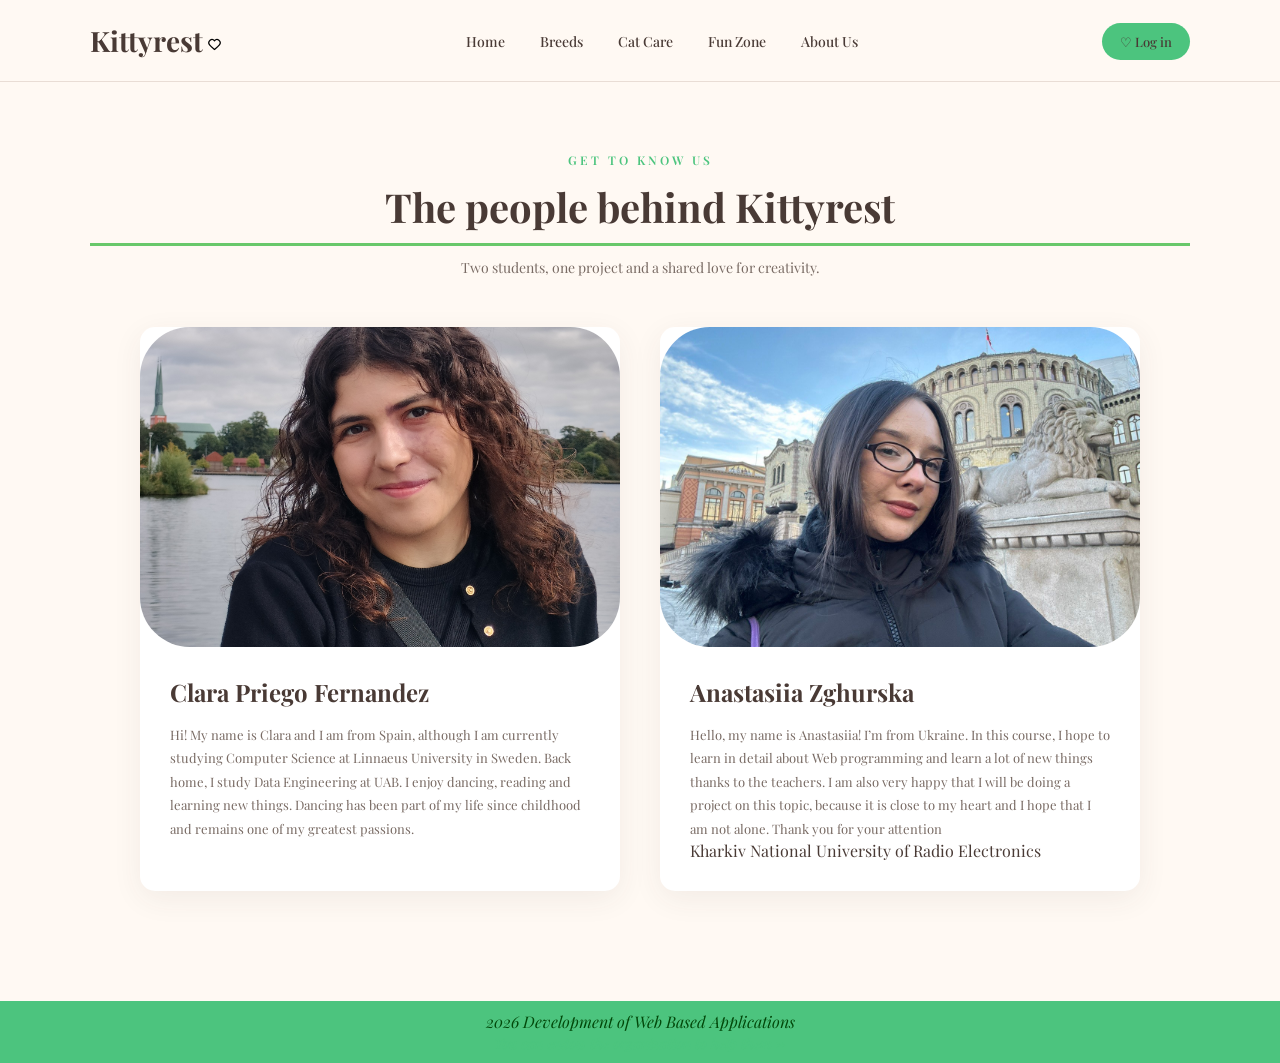
<file: about.html>
<!DOCTYPE html>
<html lang="en">

<head>
    <meta charset="UTF-8">
    <meta name="viewport" content="width=device-width, initial-scale=1.0">

    <title>About Us | Kittyrest</title>

    <link href="https://fonts.googleapis.com/css2?family=Playfair+Display:wght@400;500;600;700&display=swap" rel="stylesheet">
    <link rel="stylesheet" href="style.css">
</head>

<body>

    <header>
        <nav class="navbar">


            <div class="logo">
                <a href="home.html">Kittyrest</a>
                <img src="logo.svg" alt="Logo icon">
            </div>

            <ul class="nav-links">
                <li><a href="home.html">Home</a></li>
                <li><a href="breeds.html">Breeds</a></li>
                <li><a href="care.html">Cat Care</a></li>
                <li><a href="fun.html">Fun Zone</a></li>
                <li><a href="about.html">About Us</a></li>
            </ul>

            <div class="nav-login">
                <a href="login.html">♡ Log in</a>
            </div>
        </nav>
    </header>

    <main>

        <section class="about-section">

            <div class="about-heading">
                <p class="section-label">GET TO KNOW US</p>
                <h1>The people behind Kittyrest</h1>
                <p>Two students, one project and a shared love for creativity.</p>
            </div>

            <div class="profiles">

                <article class="profile-card">

                    <div class="profile-image">
                        <img src="us/Clara.jpg" alt="Photo of Clara">
                    </div>

                    <div class="profile-info">
                        <h2>Clara Priego Fernandez</h2>
                        <p>
                            Hi! My name is Clara and I am from Spain, although
                            I am currently studying Computer Science at Linnaeus
                            University in Sweden. Back home, I study Data
                            Engineering at UAB. I enjoy dancing, reading and
                            learning new things. Dancing has been part of my
                            life since childhood and remains one of my greatest
                            passions.
                        </p>
                    </div>

                </article>

                <article class="profile-card">

                    <div class="profile-image">
                        <img src="us/Anastasiia.jpg" alt="Photo of Anastasiia">
                    </div>

                    <div class="profile-info">
                        <h2>Anastasiia Zghurska</h2>
                        <p>
                            Hello, my name is Anastasiia! I’m from Ukraine. 
                            In this course, I hope to learn in detail about 
                            Web programming and learn a lot of new things thanks
                            to the teachers. I am also very happy that I will
                            be doing a project on this topic, because it is close
                            to my heart and I hope that I am not alone. Thank you
                             for your attention
                        </p>
                        <a href="https://nure.ua" target="_blank">Kharkiv National University of Radio Electronics</a>
                    </div>

                </article>

            </div>

        </section>

    </main>

    <footer>
        <p>2026 Development of Web Based Applications</p>
        <a href="https://uanimals.org" target="_blank" class="text-link">You can endow the organization to help them →</a>
    </footer>

</body>
</html>
</file>
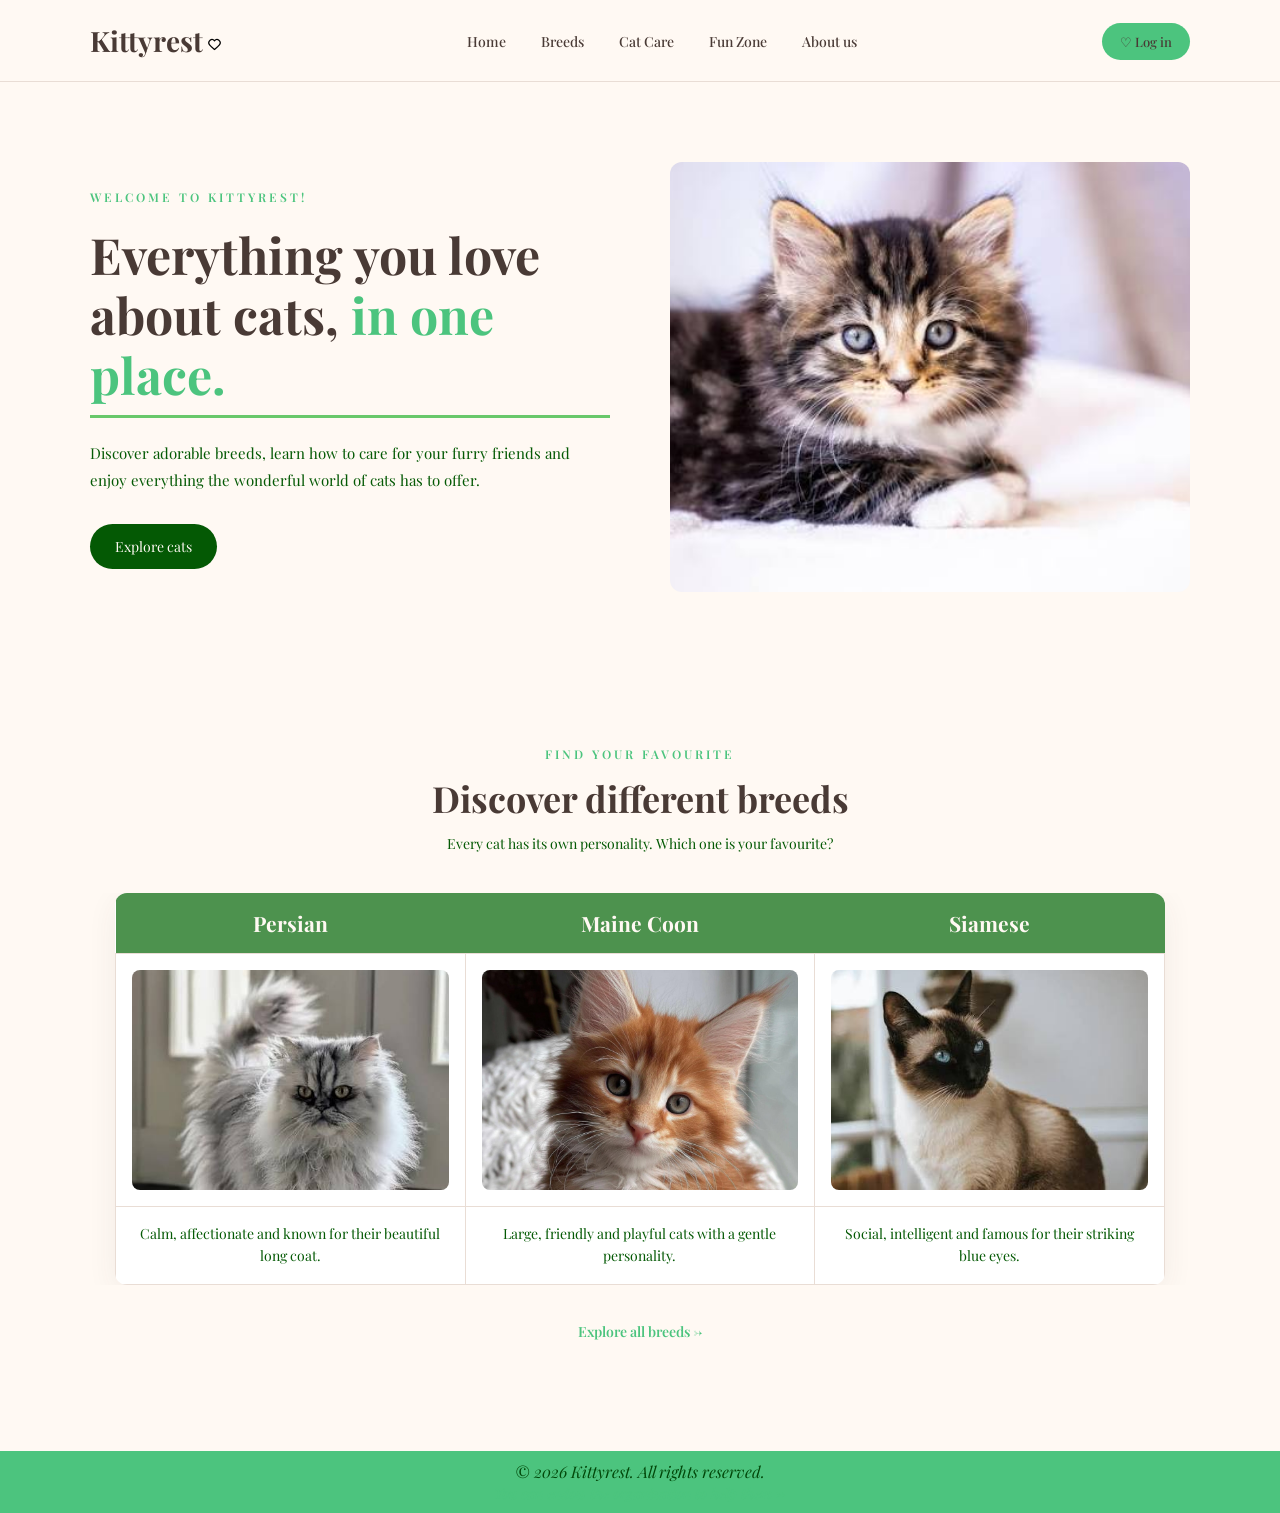
<file: home.html>
<!DOCTYPE html>
<html lang="en">

<head>
    <meta charset="UTF-8">
    <meta name="viewport" content="width=device-width, initial-scale=1.0">
    <title>Kittyrest</title>
    <link href="https://fonts.googleapis.com/css2?family=Playfair+Display:wght@400;500;600;700&display=swap" rel="stylesheet">
    <link rel="stylesheet" href="style.css">
</head>

<body>
    <header>
        <nav class="navbar">
            
            <div class="logo">
                <a href="home_page.html">Kittyrest</a>
                <img src="logo.svg" alt="Logo icon">
            </div>

            <ul class="nav-links">
                <li><a href="home.html">Home</a></li>
                <li><a href="breeds.html">Breeds</a></li>
                <li><a href="care.html">Cat Care</a></li>
                <li><a href="fun.html">Fun Zone</a></li>
                <li><a href="about.html">About us</a></li>
            </ul>

            <div class="nav-login">
                <a href="login.html">♡ Log in</a>
            </div>

        </nav>
    </header>

    <main>
        
        <section class="hero">

            <div class="hero-content">
                <p class="hero-label">WELCOME TO KITTYREST!</p>

                <h1>Everything you love about cats, <span>in one place.</span></h1>

                <p class="hero-description">
                    Discover adorable breeds, learn how to care for your furry friends
                    and enjoy everything the wonderful world of cats has to offer.
                </p>

                <a href="breeds.html" class="hero-button">Explore cats</a>
            </div>

            <div class="hero-image">
                <img src="cat_home.jpg" alt="Adorable cat looking at the camera">
            </div>

        </section>


        <section class="breeds-preview">
            <div class="section-heading">
                <p class="section-label">FIND YOUR FAVOURITE</p>
                <h2>Discover different breeds</h2>
                <p>Every cat has its own personality. Which one is your favourite?</p>
            </div>

            <div class="table-wrapper">
                <table class="breeds-table">
                    <thead>
                        <tr>
                            <th>Persian</th>
                            <th>Maine Coon</th>
                            <th>Siamese</th>
                        </tr>
                    </thead>
                    <tbody>
                        <tr>
                            <td><img src="breeds/persian.jpg" alt="Persian cat"></td>
                            <td><img src="breeds/maine_coon.jpg" alt="Maine Coon cat"></td>
                            <td><img src="breeds/siamese.jpg" alt="Siamese cat"></td>
                        </tr>
                        <tr>
                            <td>Calm, affectionate and known for their beautiful long coat.</td>
                            <td>Large, friendly and playful cats with a gentle personality.</td>
                            <td>Social, intelligent and famous for their striking blue eyes.</td>
                        </tr>
                    </tbody>
                </table>
            </div>

            <a href="breeds.html" class="text-link">Explore all breeds →</a>

        </section>


    </main>

    <footer>
        <p>&copy; 2026 Kittyrest. All rights reserved.</p>
        <a href="https://uanimals.org" target="_blank" class="text-link">You can endow the organization to help them →</a>
    </footer>

</body>
</html>
</file>
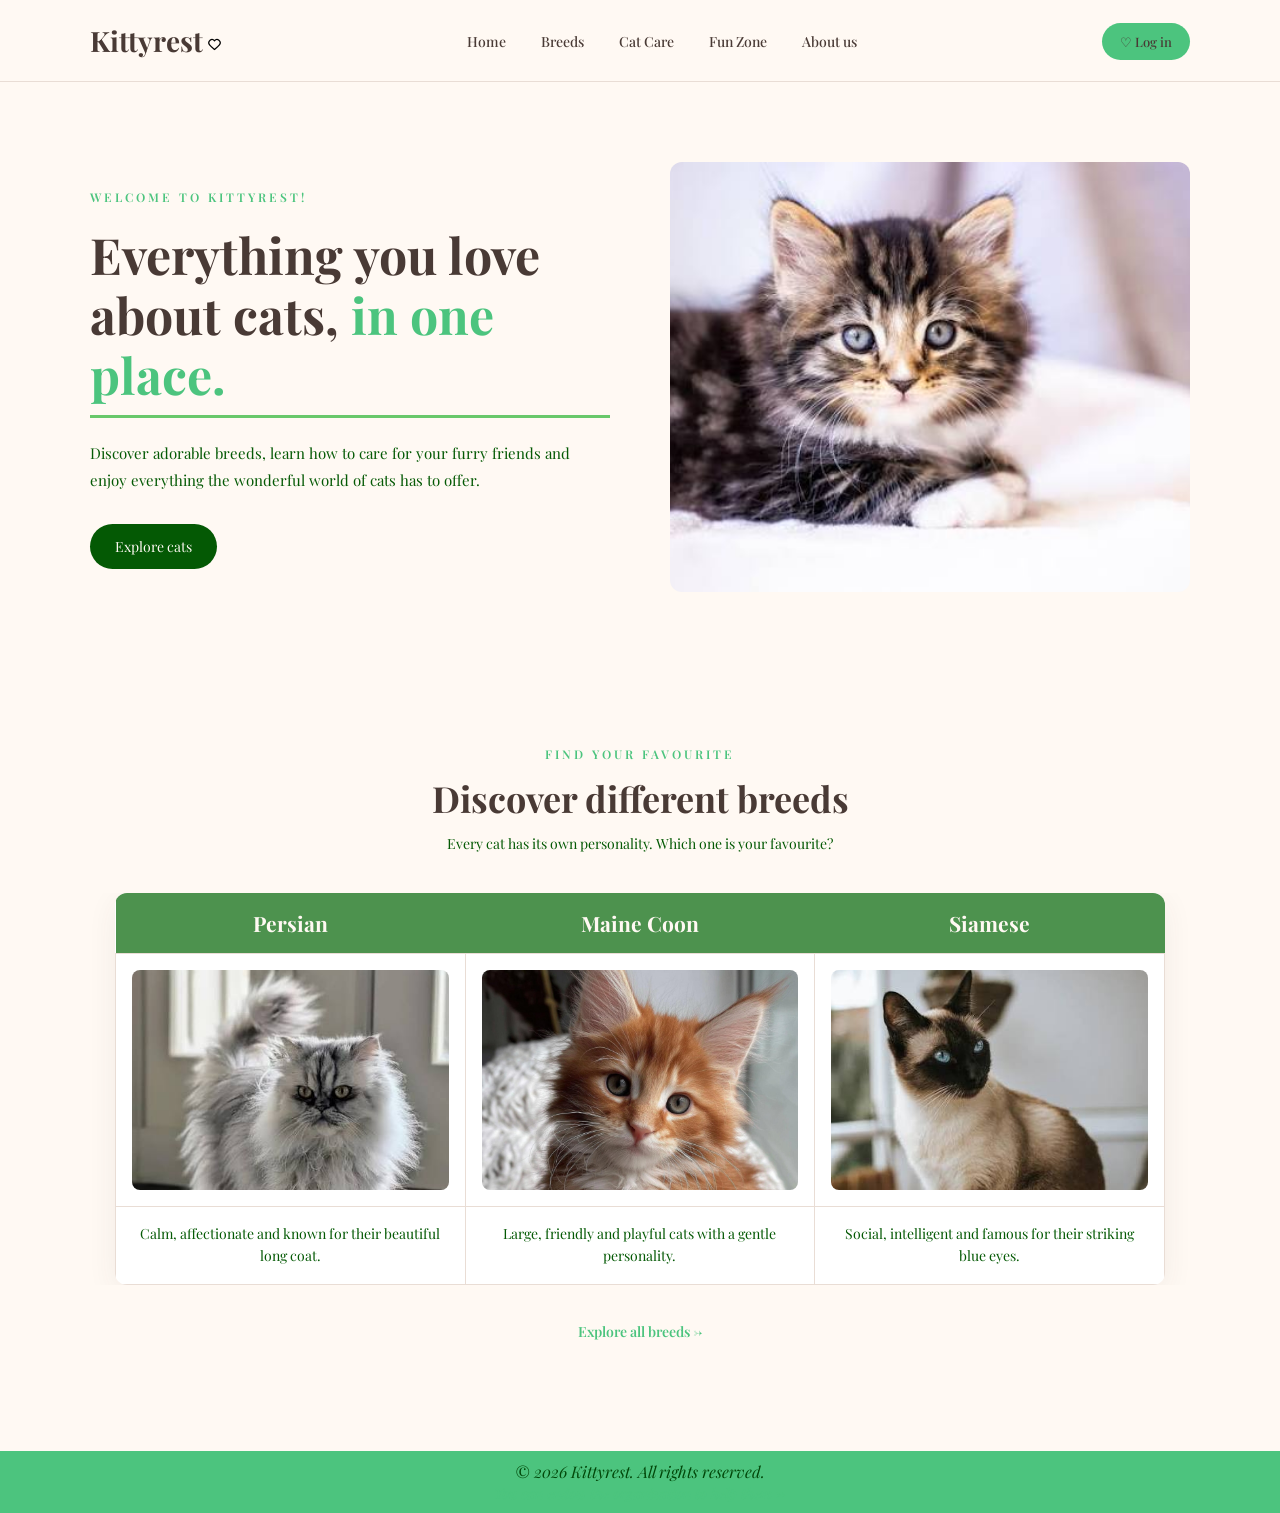
<file: home_page.html>
<!DOCTYPE html>
<html lang="en">

<head>
    <meta charset="UTF-8">
    <meta name="viewport" content="width=device-width, initial-scale=1.0">
    <title>Kittyrest</title>
    <link href="https://fonts.googleapis.com/css2?family=Playfair+Display:wght@400;500;600;700&display=swap" rel="stylesheet">
    <link rel="stylesheet" href="style.css">
</head>

<body>
    <header>
        <nav class="navbar">
            
            <div class="logo">
                <a href="home_page.html">Kittyrest</a>
                <img src="logo.svg" alt="Logo icon">
            </div>

            <ul class="nav-links">
                <li><a href="home_page.html">Home</a></li>
                <li><a href="breeds.html">Breeds</a></li>
                <li><a href="care.html">Cat Care</a></li>
                <li><a href="fun.html">Fun Zone</a></li>
                <li><a href="about.html">About us</a></li>
            </ul>

            <div class="nav-login">
                <a href="login.html">♡ Log in</a>
            </div>

        </nav>
    </header>

    <main>
        
        <section class="hero">

            <div class="hero-content">
                <p class="hero-label">WELCOME TO KITTYREST!</p>

                <h1>Everything you love about cats, <span>in one place.</span></h1>

                <p class="hero-description">
                    Discover adorable breeds, learn how to care for your furry friends
                    and enjoy everything the wonderful world of cats has to offer.
                </p>

                <a href="breeds.html" class="hero-button">Explore cats</a>
            </div>

            <div class="hero-image">
                <img src="cat_home.jpg" alt="Adorable cat looking at the camera">
            </div>

        </section>


        <section class="breeds-preview">
            <div class="section-heading">
                <p class="section-label">FIND YOUR FAVOURITE</p>
                <h2>Discover different breeds</h2>
                <p>Every cat has its own personality. Which one is your favourite?</p>
            </div>

            <div class="table-wrapper">
                <table class="breeds-table">
                    <thead>
                        <tr>
                            <th>Persian</th>
                            <th>Maine Coon</th>
                            <th>Siamese</th>
                        </tr>
                    </thead>
                    <tbody>
                        <tr>
                            <td><img src="breeds/persian.jpg" alt="Persian cat"></td>
                            <td><img src="breeds/maine_coon.jpg" alt="Maine Coon cat"></td>
                            <td><img src="breeds/siamese.jpg" alt="Siamese cat"></td>
                        </tr>
                        <tr>
                            <td>Calm, affectionate and known for their beautiful long coat.</td>
                            <td>Large, friendly and playful cats with a gentle personality.</td>
                            <td>Social, intelligent and famous for their striking blue eyes.</td>
                        </tr>
                    </tbody>
                </table>
            </div>

            <a href="breeds.html" class="text-link">Explore all breeds →</a>

        </section>


    </main>

    <footer>
        <p>&copy; 2026 Kittyrest. All rights reserved.</p>
        <a href="https://uanimals.org" target="_blank" class="text-link">You can endow the organization to help them →</a>
    </footer>

</body>
</html>
</file>
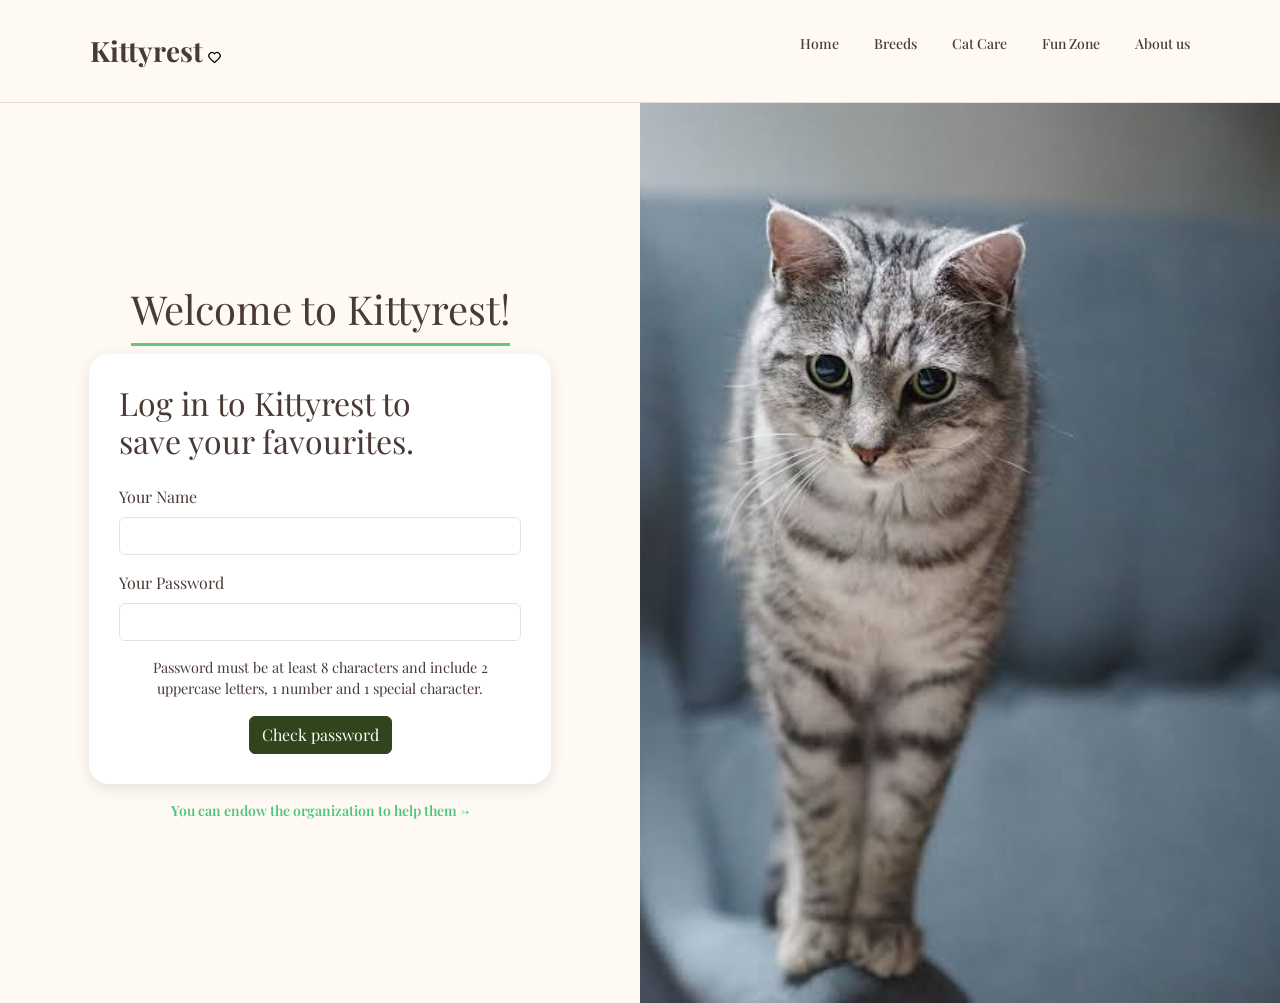
<file: login.html>
<!DOCTYPE html>
<html lang="en">
<head>
  <meta charset="UTF-8">
  <meta name="viewport" content="width=device-width, initial-scale=1.0">
  <title>Kittyrest</title>
  <link href="https://fonts.googleapis.com/css2?family=Playfair+Display:wght@400;500;600;700&display=swap" rel="stylesheet">
  <link href="https://cdn.jsdelivr.net/npm/bootstrap@5.3.3/dist/css/bootstrap.min.css" rel="stylesheet">
  <link rel="stylesheet" href="style.css">
  <script src="login.js" defer></script>
</head>
<body>

  <header>
        <nav class="navbar">
            
            <div class="logo">
                <a href="home.html">Kittyrest</a>
                <img src="logo.svg" alt="Logo icon">
            </div>

            <ul class="nav-links">
                <li><a href="home.html">Home</a></li>
                <li><a href="breeds.html">Breeds</a></li>
                <li><a href="care.html">Cat Care</a></li>
                <li><a href="fun.html">Fun Zone</a></li>
                <li><a href="about.html">About us</a></li>
            </ul>
        </nav>
    </header>  
  <div class="container-fluid">
  <div class="row vh-100">

    <div class="col-md-6 d-flex flex-column justify-content-center align-items-center text-center">
  <h1 class="fw-light">Welcome to Kittyrest!</h1>
  <form class="w-75" id="login-form">
    <h2 class="fw-light mb-4 text-start w-75">Log in to Kittyrest to save your favourites.</h2>
    <div class="mb-3 text-start">
      <label for="login" class="form-label">Your Name</label>
      <input type="text" class="form-control" id="login" name="login" autocomplete="username" required>
    </div>
    <div class="mb-3 text-start">
      <label for="password" class="form-label">Your Password</label>
      <input type="password" class="form-control" id="password" name="password" autocomplete="current-password" aria-describedby="password-requirements password-message" required>
    </div>
    <p id="password-requirements" class="password-requirements">
      Password must be at least 8 characters and include 2 uppercase letters, 1 number and 1 special character.
    </p>
    <p id="password-message" class="password-message" role="status" aria-live="polite"></p>

    <div class="text-center">
      <button type="submit" class="btn btn-log-in">Check password</button>
    </div>
  </form>

  <a href="https://uanimals.org" target="_blank" class="text-link mt-3">
    You can endow the organization to help them →
  </a>
</div>

    <div class="col-md-6 p-0">
      <img src="cat.jfif" class="cover-img" alt="Cat">
    </div>

  </div>
</div>
</body>
</html>
</file>
<file: style.css>
h1 {
  border-bottom: 3px solid #68c86a;
  padding-bottom: 10px;
}

.cover-img {
  width: 100%;
  height: 100%;
  object-fit: cover;
}

.form-control,
button {
  font-family: inherit;
}

.btn-log-in {
  background-color: #30451b;
  border-color: #30451b;
  color: white;
}
a:hover {
  color: #183f19;
}

form {
  background: white;
  padding: 30px;
  border-radius: 20px;
  box-shadow: 0 4px 15px rgba(0, 0, 0, 0.1);
}

h1, h2, .form-label {
  font-family: 'Playfair Display', 'Times New Roman', serif;
}


/* GENERAL STYLES */

* {
    margin: 0;
    padding: 0;
    box-sizing: border-box;
}

body {
    background-color: #FFF9F3;
    color: #493A35;
    font-family: 'Playfair Display', 'Times New Roman', serif;

    min-height: 100vh;
    display: flex;
    flex-direction: column;
}

a {
    text-decoration: none;
    color: inherit;
}

ul {
    list-style: none;
}

h1 {
    font-family: 'Playfair Display', 'Times New Roman', serif;
}



/* HEADER */

header {
    padding: 22px 7%;
    border-bottom: 1px solid #E9DDD5;
}

nav {
    display: flex;
    justify-content: space-between;
    align-items: center;
}

/* LOGO */

.logo a {
    font-family: 'Playfair Display', 'Times New Roman', serif;
    font-size: 28px;
    font-weight: 700;
}

.logo span {
    color: #4cc47e;
}

.logo img {
    width: 15px;
    height: 15px;
}

/* NAVIGATION LINKS */

.nav-links {
    display: flex;
    gap: 35px;
}

.nav-links a {
    font-size: 14px;
    font-weight: 500;
    transition: color 0.3s;
}

.nav-links a:hover {
    color: #02480a;
}

/* FAVORITES */

.nav-login a {
    background-color: #4cc47e;
    padding: 10px 18px;
    border-radius: 25px;
    font-size: 13px;
    font-weight: 500;
    transition: background-color 0.3s;
}

.nav-login a:hover {
    color: #E9DDD5;
    background-color: #045904;
}



/* HERO SECTION */

.hero {
    display: flex;
    align-items: center;
    justify-content: space-between;
    gap: 60px;
    padding: 80px 7%;
}

.hero-content {
    flex: 1;
    max-width: 800px;
}

.hero-label {
    color: #4cc47e;
    font-size: 12px;
    font-weight: 600;
    letter-spacing: 3px;
    margin-bottom: 20px;
}

.hero-content h1 {
    font-family: 'Playfair Display', 'Times New Roman', serif;
    font-size: 50px;
    line-height: 1.2;
    margin-bottom: 22px;
}

.hero-content h1 span {
    color: #4cc47e;
}

.hero-description {
    font-size: 15px;
    line-height: 1.8;
    color: #045904;
    margin-bottom: 30px;
}

.hero-button {
    display: inline-block;
    background-color: #045904;
    color: #FFF9F3;
    padding: 13px 25px;
    border-radius: 25px;
    font-size: 14px;
    transition: background-color 0.3s;
}

.hero-button:hover {
    background-color: #4cc47e;
}

.hero-image {
    flex: 1;
}

.hero-image img {
    width: 100%;
    height: 430px;
    object-fit: cover;
    border-radius: 12px;
}





/* BREEDS PREVIEW */

.breeds-preview {
    padding: 70px 7%;
    text-align: center;
}

.section-heading {
    margin-bottom: 40px;
}

.section-label {
    color: #4cc47e;
    font-size: 12px;
    font-weight: 600;
    letter-spacing: 3px;
    margin-bottom: 12px;
}

.section-heading h2 {
    font-family: 'Playfair Display', 'Times New Roman', serif;
    font-size: 36px;
    margin-bottom: 12px;
}

.section-heading > p:last-child {
    color: #045904;
    font-size: 14px;
}

.breed-cards {
    display: flex;
    gap: 30px;
    justify-content: center;
    margin-bottom: 35px;
}

.breed-card {
    flex: 1;
    background-color: #FFFFFF;
    border-radius: 12px;
    overflow: hidden;
    text-align: left;
    transition: transform 0.3s;
}

.breed-card:hover {
    transform: translateY(-6px); /*Moves de card*/
    background-color:#4cc47e;
    color:#E9DDD5
}

.breed-card img {
    width: 100%;
    height: 230px;
    object-fit: cover;
}

.breed-info {
    padding: 20px;
}

.breed-info h3 {
    font-family: 'Playfair Display', 'Times New Roman', serif;
    font-size: 21px;
    margin-bottom: 8px;
}

.breed-info p {
    color: #045904;
    font-size: 13px;
    line-height: 1.6;
}

.text-link {
    display: inline-block;
    color: #4cc47e;
    font-size: 14px;
    font-weight: 600;
}

.text-link:hover {
    color: #045904;
}



/*Styling the profile page*/

.profile { /*Positioning the profile section*/
    display: flex;
    align-items: center;
    gap: 40px;
    max-width: 1000px;
    margin: 60px auto;
}
.profile-image img{ /*style and size of the image*/
    width: 400px;
    height: 400px;
    object-fit: cover;
    border-radius: 50px;
}


.profile-info h1 { /*Styling the name*/
    color: #178645;
    font-size: 40px;
    margin-bottom: 30px;
}

.profile-info p { /*Styling the paragraphs*/
    font-size: 16px;
    line-height: 1.5;
    color:black;
}

.hobbies { /*Styling the hobbies section*/
    display: flex;
    align-items: center;
    gap: 80px;
    max-width: 1100px;
    margin: 60px auto;
}

.hobby-icon { /*Styling the icons of the hobbies*/
    width: 60px;
    height: 60px;
    margin-bottom: 20px;
}

.hobby-head { /*Styling the head of the hobbies section*/
    display: flex;
    align-items: center;
    gap: 15px;
}

.hobbies-books h2 { /*Styling the title of the section*/
    color:#178645;
    font-size: 22px;
}

.hobbies-dance h2 { /*Styling the title of the section*/
    color:#178645;
    font-size: 22px;
}

.hobbies-books a { /*Styling the links of the books*/
    text-decoration: none;
    color: #178645;
    font-size: 16px;
    font-style: italic;

}

.hobbies-books a:hover { /*For when you hover over the links of the books*/
    color: #045904;
}

.hobbies-dance p { /*Styling the paragraph of the dance section*/
    font-size: 16px;
    line-height: 1.5;
    color:black;
}

.hobbies-dance table { /*Styling the table*/
    border-collapse: collapse;
    width: 100%;
    margin-top: 20px;
}

.hobbies-dance tbody tr:hover { /*Styling the table rows when hovered*/
    background-color: #178645;
    color: rgb(243, 214, 203);
}

.hobbies-dance th, .hobbies-dance td { /*Styling the table cells*/
    border: 2px solid #178645;
    padding: 9px 10px;
    text-align: center;
    font-size: 12px;
}

.hobbies-dance th { /*Styling the table header*/
    background-color: #178645;
    color: rgb(243, 214, 203);
    font-weight: bold;
}

/* ABOUT US PAGE */

.about-section {
    padding: 70px 7%;
}

.about-heading {
    text-align: center;
    margin-bottom: 50px;
}

.about-heading h1 {
    font-size: 40px;
    margin-bottom: 12px;
}

.about-heading > p:last-child {
    color: #796B64;
    font-size: 14px;
}

.profiles {
    display: flex;
    justify-content: center;
    gap: 40px;
}

.profile-card {
    flex: 1;
    max-width: 480px;
    background-color: #FFFFFF;
    border-radius: 15px;
    overflow: hidden;
    box-shadow: 0 8px 30px rgba(73, 58, 53, 0.07);
}

.profiles .profile-image img {
    width: 100%;
    height: 320px;
    object-fit: cover;
}

.profile-info {
    padding: 25px 30px 30px;
}

.profile-info h2 {
    font-size: 24px;
    margin-bottom: 15px;
}

.profile-info p {
    color: #796B64;
    font-size: 13px;
    line-height: 1.8;
}

.breeds-table {
    width: 100%;
    max-width: 1050px;
    margin: 0 auto 35px;
    border-collapse: collapse;
    table-layout: fixed;
    background-color: #FFFFFF;
    border-radius: 12px;
    overflow: hidden;
    box-shadow: 0 8px 30px rgba(73, 58, 53, 0.07);
}

.breeds-table th {
    background-color: #4d924e;
    color: #FFF9F3;
    font-size: 21px;
    padding: 16px;
}

.breeds-table td {
    padding: 16px;
    border: 1px solid #E9DDD5;
    vertical-align: top;
    font-size: 14px;
    line-height: 1.6;
    color: #045904;
}

.breeds-table img {
    width: 100%;
    height: 220px;
    object-fit: cover;
    border-radius: 8px;
    display: block;
}





/* LOGIN PAGE */

.login-section {
    min-height: calc(100vh - 80px);
    display: flex;
    justify-content: center;
    align-items: center;
    padding: 50px 20px;
}

.login-card {
    width: 100%;
    max-width: 460px;
    background-color: #FFFFFF;
    padding: 45px;
    border-radius: 16px;
    box-shadow: 0 8px 30px rgba(73, 58, 53, 0.08);
}

.login-heading {
    text-align: center;
    margin-bottom: 35px;
}

.login-heading h1 {
    font-family: 'Playfair Display', 'Times New Roman', serif;
    font-size: 30px;
    margin-bottom: 12px;
}

.login-heading > p:last-child {
    color: #796B64;
    font-size: 13px;
    line-height: 1.6;
}

/* FORM */

.login-form {
    display: flex;
    flex-direction: column;
    gap: 22px;
}

.form-group {
    display: flex;
    flex-direction: column;
    gap: 8px;
}

.form-group label {
    font-size: 13px;
    font-weight: 600;
}

.form-group input {
    padding: 13px 15px;
    border: 1px solid #E9DDD5;
    border-radius: 8px;
    font-family: 'Playfair Display', 'Times New Roman', serif;
    font-size: 13px;
    outline: none;
    background-color: #FFFDFC;
}

.form-group input:focus {
    border-color: #045904;
}

/* LOGIN OPTIONS */

.login-options {
    display: flex;
    justify-content: space-between;
    align-items: center;
    font-size: 11px;
}

.remember-me {
    display: flex;
    align-items: center;
    gap: 6px;
}

.login-options a,
.login-footer a {
    color: #045904;
    font-weight: 600;
}

/* LOGIN BUTTON */

.login-button {
    background-color: #045904;
    color: #FFF9F3;
    border: none;
    padding: 14px;
    border-radius: 25px;
    font-family: 'Playfair Display', 'Times New Roman', serif;
    font-size: 14px;
    font-weight: 500;
    cursor: pointer;
    transition: background-color 0.3s;
}

.login-button:hover {
    background-color: #02480a;
}

/* LOGIN FOOTER */

.login-footer {
    text-align: center;
    margin-top: 28px;
    font-size: 12px;
    color: #178645;
}


footer { /*Styling the footer*/
    background-color: #4cc47e;
    text-align: center;
    padding: 10px;
    margin-top: 40px;
    font-size: 16px;
    color: #02480a;
    font-style: italic;
}

.password-requirements,
.password-message {
  font-size: 0.9rem;
  line-height: 1.5;
}

.password-message.is-invalid {
  color: #a32626;
}

.password-message.is-valid {
  color: #176b32;
}

.feature-list {
    display: inline-block;
    margin: 0 auto 30px;
    padding-left: 1.25rem;
    color: #045904;
    line-height: 1.9;
    text-align: left;
}

.table-wrapper {
    width: 100%;
    overflow-x: auto;
    margin-bottom: 35px;
}

.table-wrapper .breeds-table {
    margin-bottom: 0;
}

@media (max-width: 767.98px) {
  header {
    padding: 16px 5%;
  }

  .navbar {
    flex-direction: column;
    gap: 16px;
  }

  .nav-links {
    flex-wrap: wrap;
    justify-content: center;
    gap: 10px 16px;
  }

  .hero {
    flex-direction: column;
    gap: 32px;
    padding: 48px 5%;
  }

  .hero-content,
  .hero-image {
    width: 100%;
  }

  .hero-content h1 {
    font-size: clamp(2rem, 8vw, 3rem);
  }

  .hero-image img {
    height: 300px;
  }

  .breeds-preview,
  .about-section {
    padding: 48px 5%;
  }

  .section-heading h2 {
    font-size: 30px;
  }

  .breeds-table {
    min-width: 600px;
  }

  .profiles {
    flex-direction: column;
    align-items: center;
    gap: 24px;
  }

  .profile-card {
    width: 100%;
  }

  .row.vh-100 {
    height: auto !important;
    min-height: 0;
  }

  .row > .col-md-6:first-child {
    padding: 32px 16px;
  }

  .row > .col-md-6:last-child {
    height: 40vh;
    min-height: 240px;
  }
}
</file>
